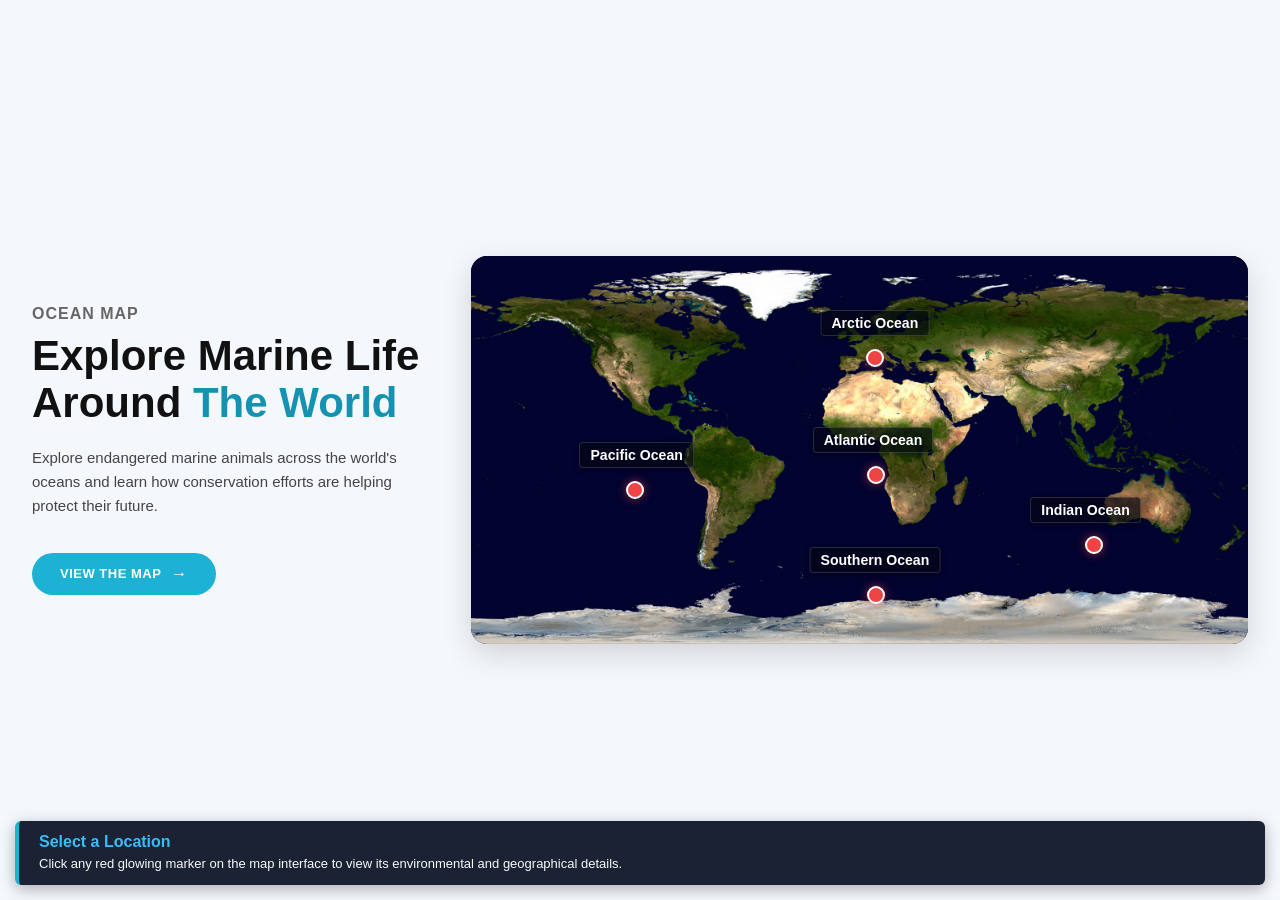
<file: oceanmap.html>
<!doctype html>
<html lang="en">
    <head>
        <meta charset="UTF-8" />
        <meta name="viewport" content="width=device-width, initial-scale=1.0" />
        <title>Explore Marine Life Around The World</title>
        <style>
            body {
                margin: 0;
                padding: 0;
                font-family: "Segoe UI", Arial, sans-serif;
                background-color: #f4f7fc;
                display: flex;
                justify-content: center;
                align-items: center;
                min-height: 100vh;
            }

            .container {
                display: flex;
                flex-direction: row;
                align-items: center;
                justify-content: space-between;
                max-width: 1280px;
                width: 95%;
                gap: 50px;
                padding: 20px;
            }

            /* Left Side Panel Style */
            .content-box {
                flex: 1;
                max-width: 420px;
            }

            .subtitle {
                font-size: 16px;
                color: #666666;
                margin: 0;
                text-transform: uppercase;
                letter-spacing: 1px;
                font-weight: bold;
            }

            .title {
                font-size: 42px;
                line-height: 1.1;
                color: #111111;
                margin: 10px 0 20px 0;
                font-weight: bold;
            }

            .title span {
                color: #1592af;
            }

            .description {
                font-size: 15px;
                line-height: 1.6;
                color: #444444;
                margin-bottom: 35px;
            }

            /* Action Button Layout */
            .btn {
                display: inline-flex;
                align-items: center;
                background-color: #1db1d3;
                color: #ffffff;
                text-decoration: none;
                padding: 12px 28px;
                border-radius: 25px;
                font-weight: bold;
                font-size: 13px;
                letter-spacing: 0.5px;
                transition:
                    background-color 0.2s,
                    transform 0.1s;
                cursor: pointer;
                border: none;
            }

            .btn:hover {
                background-color: #1592af;
            }

            .btn-arrow {
                margin-left: 10px;
                font-size: 16px;
            }

            /* Right Side Map Frame */
            .map-box {
                flex: 2;
                width: 100%;
                position: relative;
            }

            .map-wrapper {
                position: relative;
                width: 100%;
                aspect-ratio: 2 / 1;
                border-radius: 16px;
                overflow: hidden;
                box-shadow: 0 10px 30px rgba(0, 0, 0, 0.15);
                background-color: #030712;
            }

            /* Your Exact Local Image Layer */
            .map-bg {
                width: 100%;
                height: 100%;
                object-fit: cover;
                display: block;
            }

            /* Ocean Text Badges calibrated for your image */
            .ocean-text {
                position: absolute;
                color: #ffffff;
                background-color: rgba(3, 7, 18, 0.65);
                padding: 4px 10px;
                border-radius: 4px;
                font-weight: bold;
                font-size: 1.1vw;
                box-shadow: 0 2px 6px rgba(0, 0, 0, 0.3);
                pointer-events: none;
                user-select: none;
                white-space: nowrap;
                border: 1px solid rgba(255, 255, 255, 0.15);
            }

            /* Position tracking mapped to image geography coordinates */
            #lbl-arctic {
                top: 14%;
                left: 52%;
                transform: translateX(-50%);
            }
            #lbl-pacific {
                top: 48%;
                left: 14%;
            }
            #lbl-atlantic {
                top: 44%;
                left: 44%;
            }
            #lbl-indian {
                top: 62%;
                left: 72%;
            }
            #lbl-southern {
                top: 75%;
                left: 52%;
                transform: translateX(-50%);
            }

            /* Interactive High-Contrast Map Pins */
            .map-pin {
                position: absolute;
                width: 14px;
                height: 14px;
                background-color: #ef4444;
                border: 2px solid #ffffff;
                border-radius: 50%;
                cursor: pointer;
                box-shadow: 0 0 10px rgba(239, 68, 68, 0.6);
                transition:
                    transform 0.2s,
                    background-color 0.2s;
                z-index: 10;
            }

            .map-pin:hover {
                transform: scale(1.4);
                background-color: #f59e0b;
                box-shadow: 0 0 12px #f59e0b;
            }

            /* Precise Pin placements over your graphic layout coordinates */
            #pin-arctic {
                top: 24%;
                left: 52%;
                transform: translateX(-50%);
            }
            #pin-bermuda {
                top: 58%;
                left: 20%;
            }
            #pin-mariana {
                top: 85%;
                left: 51%;
            }
            #pin-barrier {
                top: 72%;
                left: 79%;
            }
            #pin-sundar {
                top: 54%;
                left: 51%;
            }

            /* Description HUD Box overlay frame */
            .info-hud {
                position: absolute;
                bottom: 15px;
                left: 15px;
                right: 15px;
                background-color: rgba(15, 23, 42, 0.95);
                border-left: 4px solid #1db1d3;
                border-radius: 6px;
                padding: 12px 20px;
                z-index: 20;
                box-shadow: 0 4px 15px rgba(0, 0, 0, 0.3);
            }

            .info-hud h3 {
                margin: 0 0 4px 0;
                color: #38bdf8;
                font-size: 16px;
            }

            .info-hud p {
                margin: 0;
                color: #f8fafc;
                font-size: 13px;
                line-height: 1.4;
            }

            /* Responsive Breakpoint Layout tweaks */
            @media (max-width: 900px) {
                .container {
                    flex-direction: column;
                    text-align: center;
                    gap: 35px;
                    padding: 40px 20px;
                }
                .content-box {
                    max-width: 100%;
                }
                .ocean-text {
                    font-size: 2.5vw;
                    padding: 2px 6px;
                }
            }
        </style>
    </head>
    <body>
        <div class="container">
            <!-- Left content column -->
            <div class="content-box">
                <h2 class="subtitle">Ocean Map</h2>
                <h1 class="title">
                    Explore Marine Life Around <span>The World</span>
                </h1>
                <p class="description">
                    Explore endangered marine animals across the world's oceans
                    and learn how conservation efforts are helping protect their
                    future.
                </p>
                <button
                    class="btn"
                    onclick="
                        showInfo(
                            'Global Oceans',
                            'Click any of the glowing red markers positioned across the map layers to explore specific points of environmental importance.',
                        )
                    "
                >
                    VIEW THE MAP <span class="btn-arrow">&rarr;</span>
                </button>
            </div>

            <!-- Right map column -->
            <div class="map-box">
                <div class="map-wrapper">
                    <!-- Your exact world map picture loaded locally -->
                    <img
                        src="Image/ocean_map.png"
                        alt="Your Custom Satellite World Map"
                        class="map-bg"
                    />

                    <!-- Text Overlay Layer Labels -->
                    <div class="ocean-text" id="lbl-arctic">Arctic Ocean</div>
                    <div class="ocean-text" id="lbl-pacific">Pacific Ocean</div>
                    <div class="ocean-text" id="lbl-atlantic">
                        Atlantic Ocean
                    </div>
                    <div class="ocean-text" id="lbl-indian">Indian Ocean</div>
                    <div class="ocean-text" id="lbl-southern">
                        Southern Ocean
                    </div>

                    <!-- Interactive Target Pins -->
                    <div
                        class="map-pin"
                        id="pin-arctic"
                        onclick="
                            showInfo(
                                'Arctic Ocean',
                                'The smallest and shallowest ocean, covered continuously by drifting pack ice in the North Polar region.',
                            )
                        "
                    ></div>
                    <div
                        class="map-pin"
                        id="pin-bermuda"
                        onclick="
                            showInfo(
                                'Bermuda Triangle',
                                'A famous western North Atlantic region where historical shipping route vessels disappeared.',
                            )
                        "
                    ></div>
                    <div
                        class="map-pin"
                        id="pin-mariana"
                        onclick="
                            showInfo(
                                'Mariana Trench',
                                'Located in the Western Pacific, this is verified as the deepest oceanic trench zone on Earth.',
                            )
                        "
                    ></div>
                    <div
                        class="map-pin"
                        id="pin-barrier"
                        onclick="
                            showInfo(
                                'Great Barrier Reef',
                                'The largest coral reef ecosystem complex containing thousands of unique biodiverse marine organisms.',
                            )
                        "
                    ></div>
                    <div
                        class="map-pin"
                        id="pin-sundar"
                        onclick="
                            showInfo(
                                'Sundarbans Marine',
                                'A massive tidal halophytic mangrove habitat key to conserving vulnerable coastal wildlife.',
                            )
                        "
                    ></div>
                </div>
            </div>

            <div class="info-hud" id="hudFrame">
                <h3 id="hudTitle">Select a Location</h3>
                <p id="hudDesc">
                    Click any red glowing marker on the map interface to view
                    its environmental and geographical details.
                </p>
            </div>
        </div>

        <!-- Processing Script Logic without external dependencies -->
        <script>
            function showInfo(title, description) {
                document.getElementById("hudTitle").innerText = title;
                document.getElementById("hudDesc").innerText = description;
            }
        </script>
    </body>
</html>

<!-- IGNORE (for now)-->
</file>
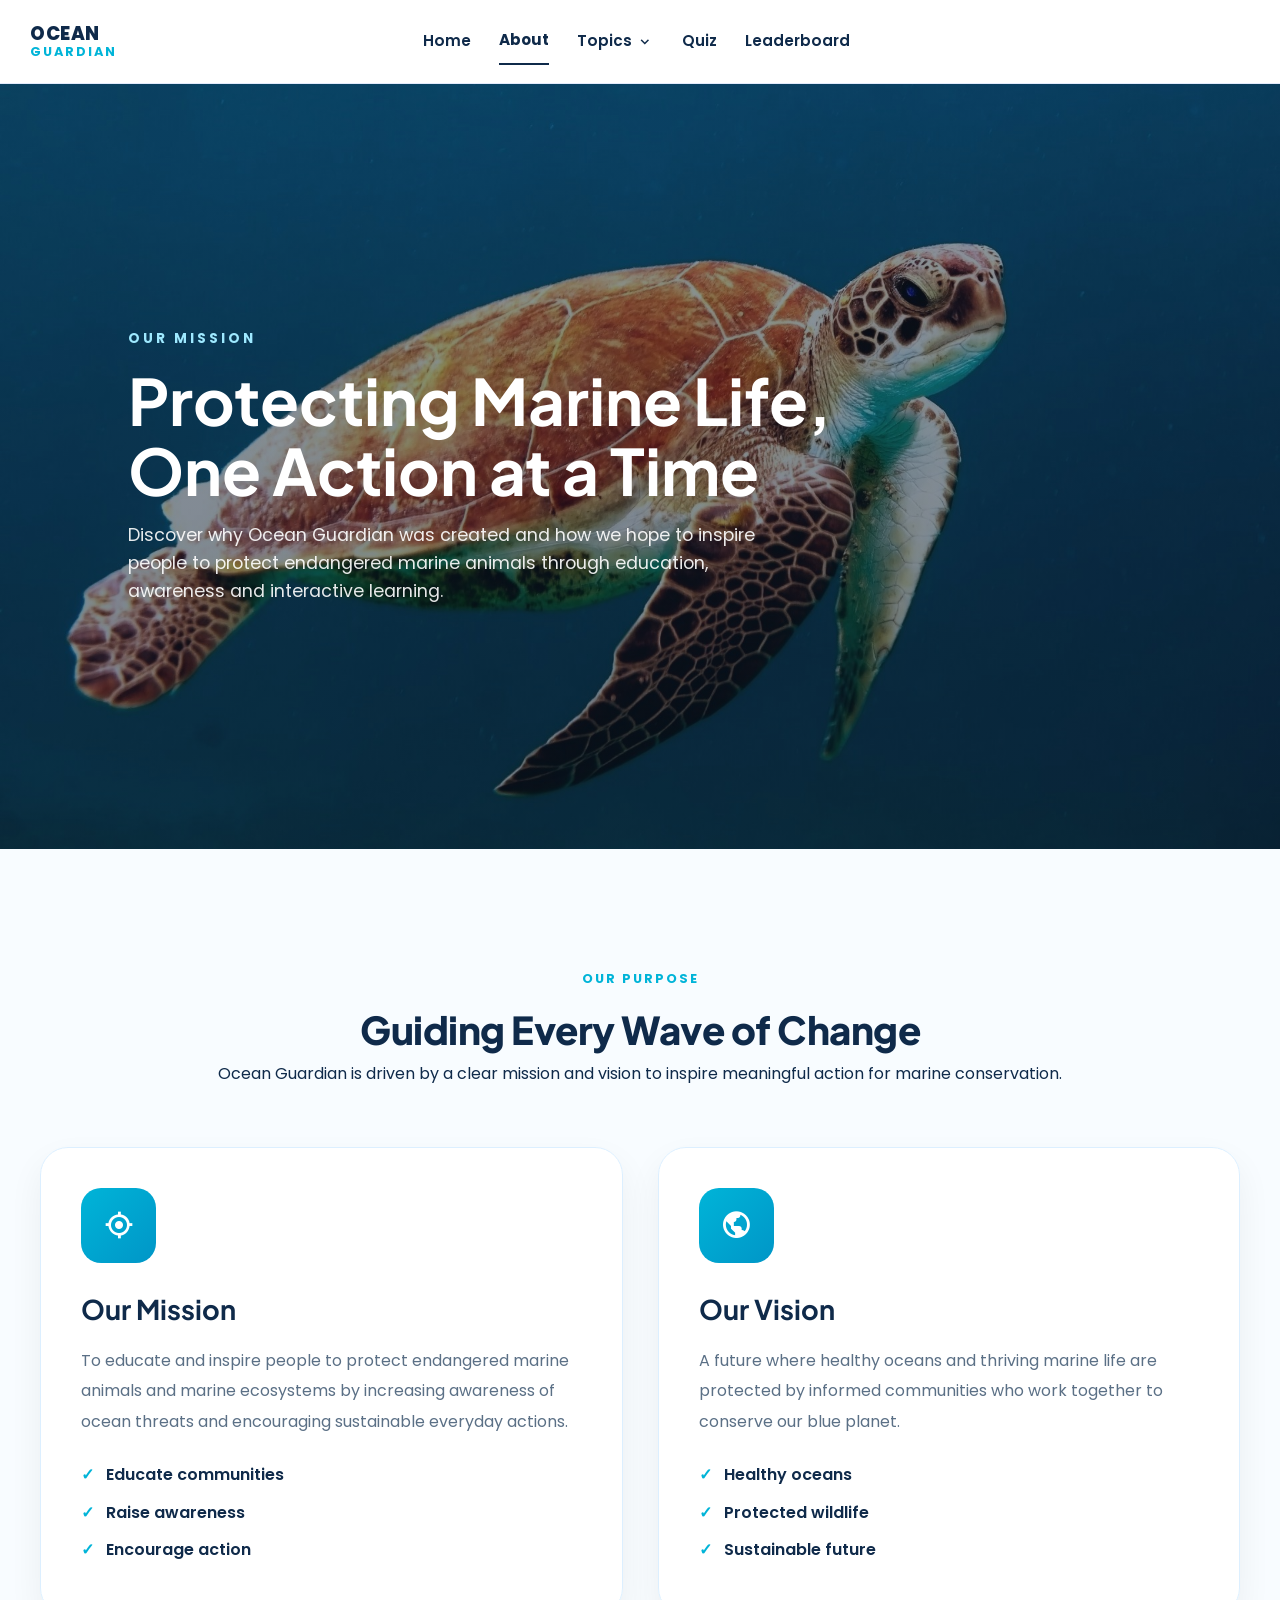
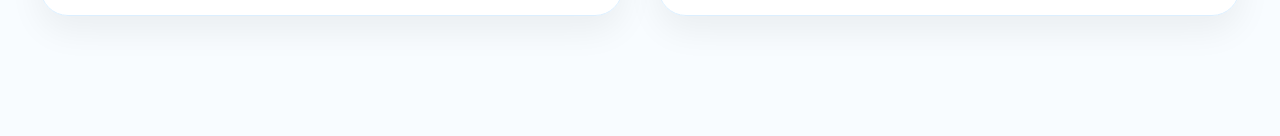
<file: aboutpage/ourmission.html>
<!DOCTYPE html>
<html lang="en">
<head>
    <meta charset="UTF-8">
    <meta name="viewport" content="width=device-width, initial-scale=1.0">
    <title>About | Ocean Guardian</title>
    <link rel="icon" href="Image/oceanguardianlogo.png" type="Image/oceanguardianlogo.ico">
    <link rel="stylesheet" href="../CSS/about.css">
    <!-- AOS -->
    <script src="https://unpkg.com/aos@2.3.4/dist/aos.js"></script>
    <link href="https://unpkg.com/aos@2.3.4/dist/aos.css" rel="stylesheet">
    <!-- FontAwesome -->
    <link rel="stylesheet" href="https://cdnjs.cloudflare.com/ajax/libs/font-awesome/6.5.1/css/all.min.css">
    <!-- Boxicons -->
    <link href='https://unpkg.com/boxicons@2.1.4/css/boxicons.min.css' rel='stylesheet'>
    <!-- Google Font -->
    <link href="https://fonts.googleapis.com/css2?family=Plus+Jakarta+Sans:wght=400;500;600;700;800&display=swap" rel="stylesheet">
    <link rel="preconnect" href="https://fonts.googleapis.com">
    <link rel="preconnect" href="https://fonts.gstatic.com" crossorigin>
    <link href="https://fonts.googleapis.com/css2?family=Poppins:ital,wght@0,100;0,200;0,300;0,400;0,500;0,600;0,700;0,800;0,900;1,100;1,200;1,300;1,400;1,500;1,600;1,700;1,800;1,900&display=swap" rel="stylesheet">
</head>
<body>

    <nav class="main-navbar">
        <div class="nav-container">
            <a href="index.html" class="nav-brand">
                <div class="brand-text-wrapper">
                    <span class="brand-main">OCEAN</span>
                    <span class="brand-sub">GUARDIAN</span>
                </div>
            </a>

            <ul class="nav-menu-links">
                <li><a href="../index.html" class="menu-item">Home</a></li>
                <li><a href="../about.html" class="menu-item active">About</a></li>

                <li class="nav-dropdown-wrapper">
                    <a href="#topics" class="menu-item dynamic-trigger">
                        Topics <i class='bx bx-chevron-down toggle-arrow'></i>
                    </a>
                    <ul class="dropdown-panel">
                        <li><a href="../endangeredmarineanimals.html"><i class='bx bx-grid-alt'></i> Endangered Marine Species</a></li>
                        <li><a href="#ecosystems"><i class='bx bx-water'></i> Marine Ecosystems</a></li>
                        <li><a href="#species"><i class='bx bx-dna'></i> Threats</a></li>
                        <li><a href="#threats"><i class='bx bx-shield-quarter'></i> Conservation & Action</a></li>
                        <li><a href="#threats"><i class='bx bx-book'></i> Conservation Success Stories</a></li>
                    </ul>
                </li>

                <li><a href="quiz.html" class="menu-item">Quiz</a></li>
                <li><a href="#faq" class="menu-item">Leaderboard</a></li>
            </ul>

            <div class="nav-action-group">
                <a href="#quiz-anchor" class="nav-cta-block">Sign Up</a>
                <button class="nav-search-trigger" aria-label="Search Site">
                    <i class="bx bx-user-circle"></i>
                </button>
            </div>
        </div>
    </nav>

    <section class="mission-hero">

        <img src="../Image/ourmissionpageimage.jpg" alt="Ocean">

        <div class="hero-overlay">
            <span class="hero-tag">
                OUR MISSION
            </span>

            <h1>
                Protecting Marine Life,<br>
                One Action at a Time
            </h1>

            <p>
                Discover why Ocean Guardian was created and how we hope to inspire
                people to protect endangered marine animals through education,
                awareness and interactive learning.
            </p>
        </div>
    </section>

    <section class="purpose-section">

        <div class="section-header">

            <span class="section-tag">
                OUR PURPOSE
            </span>

            <h2>
                Guiding Every Wave of Change
            </h2>

            <p>
                Ocean Guardian is driven by a clear mission and vision to inspire
                meaningful action for marine conservation.
            </p>
        </div>


        <div class="purpose-grid">

            <div class="purpose-card">

                <div class="purpose-icon">
                    <i class='bx bx-target-lock'></i>
                </div>

                <h3>Our Mission</h3>

                <p>
                    To educate and inspire people to protect endangered marine
                    animals and marine ecosystems by increasing awareness of ocean
                    threats and encouraging sustainable everyday actions.
                </p>

                <ul>
                    <li>Educate communities</li>
                    <li>Raise awareness</li>
                    <li>Encourage action</li>
                </ul>
            </div>

            <div class="purpose-card">

                <div class="purpose-icon">
                    <i class='bx bx-world'></i>
                </div>

                <h3>Our Vision</h3>

                <p>
                    A future where healthy oceans and thriving marine life are
                    protected by informed communities who work together to conserve
                    our blue planet.
                </p>

                <ul>
                    <li>Healthy oceans</li>
                    <li>Protected wildlife</li>
                    <li>Sustainable future</li>
                </ul>
            </div>
        </div>
    </section>

    <script src="../Javascript/app.js"></script>
</body>
</html>
</file>
<file: CSS/about.css>
/* NOTE: This CSS file is for the "About" page after clicking learn more */

/* General */

* {
    margin: 0;
    padding: 0;
    box-sizing: border-box;
}

html {
    scroll-behavior: smooth;
}

:root {
    --cyan-primary: #00b4d8;       
    --cyan-dark: #0096c7;          
    --cyan-soft-bg: #edfaff;       
    --ocean-navy: #0f2a4a;         
    --text-slate: #4a5d73;         
    --border-color: #e2eafc;       
    --pure-white: #ffffff;
    --system-green: #10b981;
    --system-red: #ef476f;
    --heading-font: 'Plus Jakarta Sans', sans-serif;
    --font-base: 'Poppins', sans-serif;
}

h1, h2, h3, h4, h5, h6 {
    font-family: var(--heading-font);
}

body {
    background-color: var(--pure-white);
    color: var(--ocean-navy);
    font-family: var(--font-base);
    line-height: 1.6;
    overflow-x: hidden;
}

@media (max-width: 900px) {

    html, body {
        overflow-x: hidden !important;
        width: 100% !important;
        position: relative;
    }

    [data-aos^="fade-right"], 
    [data-aos^="fade-left"],
    [data-aos^="slide-right"],
    [data-aos^="slide-left"] {
        transform: none !important;
        opacity: 1 !important;
        transition: none !important;
    }

    .section-header, 
    .marine-header,
    header, 
    .hero-section {
        padding-top: 40px !important;
        padding-left: 20px !important;
        padding-right: 20px !important;
        margin-bottom: 0 !important;
    }

    .wave-divider, 
    .custom-shape-divider-bottom, 
    .divider {
        margin-bottom: -3px !important;
        margin-top: -3px !important;
        position: relative;
        z-index: 5;
    }

    .wave-divider svg, 
    .custom-shape-divider-bottom svg {
        transform: scale(1.05) !important;
    }

    .row, 
    .grid-container, 
    .animal-row, 
    .content-box {
        flex-direction: column !important;
        gap: 20px !important;
    }

    .reverse, 
    .row-reverse, 
    .animal-row.reverse {
        flex-direction: column !important;
    }

    .info-box, 
    .animal-info, 
    .text-container, 
    .model-box,
    .card {
        width: 100% !important;
        max-width: 100% !important;
        margin-left: 0 !important;
        margin-right: 0 !important;
    }
}

/* NAVBAR */

.main-navbar {
    width: 100%;
    background-color: var(--pure-white);
    border-bottom: 1px solid var(--border-color);
    position: sticky;
    top: 0;
    z-index: 1000;
    padding: 16px 0;
}

.nav-container {
    max-width: 1300px;
    margin: 0 auto;
    padding: 0 30px;
    display: flex;
    justify-content: space-between;
    align-items: center;
}

.nav-brand {
    display: flex;
    align-items: center;
    gap: 14px;
    text-decoration: none;
    color: var(--ocean-navy);
}

.brand-logo {
    width: 50px;
    height: 50px;
    object-fit: contain;
    display: block;
}

.brand-text-wrapper {
    display: flex;
    flex-direction: column;
    line-height: 1.1;
}

.brand-main {
    font-size: 1.15rem;
    font-weight: 800;
    letter-spacing: 0.5px;
}

.brand-sub {
    font-size: 0.8rem;
    font-weight: 700;
    letter-spacing: 2px;
    color: var(--cyan-primary);
}

.nav-menu-links {
    display: flex;
    align-items: center;
    list-style: none;
    gap: 28px;
    margin-left: 80px;
}

.menu-item {
    position: relative;
    text-decoration: none;
    color: var(--ocean-navy);
    font-weight: 600;
    font-size: 0.95rem;
    padding: 10px 0;
    display: flex;
    align-items: center;
    gap: 4px;
    transition: color 0.2s ease;
}

.menu-item:hover {
    color: var(--cyan-primary);
}

.menu-item.active {
    font-weight: 700;
    border-bottom: 2px solid var(--ocean-navy);
}

/* NAVBAR DROPDOWN */
.nav-dropdown-wrapper {
    position: relative;
}

.toggle-arrow {
    font-size: 1.1rem;
    transition: transform 0.25s ease;
}

.dropdown-panel {
    position: absolute;
    top: 100%;
    left: 50%;
    transform: translateX(-50%) translateY(15px);
    background-color: var(--pure-white);
    border: 1px solid var(--border-color);
    box-shadow: 0 15px 35px rgba(15, 42, 74, 0.1);
    border-radius: 8px;
    list-style: none;
    min-width: 250px;
    padding: 15px 0;
    opacity: 0;
    visibility: hidden;
    transition: opacity 0.2s ease, transform 0.2s ease, visibility 0.2s;
    z-index: 1100;
}

.dropdown-panel li a {
    display: flex;
    align-items: center;
    gap: 10px;
    padding: 10px 20px;
    text-decoration: none;
    color: var(--ocean-navy);
    font-weight: 600;
    font-size: 0.9rem;
    transition: all 0.2s ease;
}

.dropdown-panel li a i {
    font-size: 1.2rem;
    color: var(--cyan-primary);
}

.dropdown-panel li a:hover {
    background-color: var(--cyan-soft-bg);
    color: var(--cyan-dark);
}

.nav-dropdown-wrapper:hover .dropdown-panel {
    opacity: 1;
    visibility: visible;
    transform: translateX(-50%) translateY(2px);
}

.nav-dropdown-wrapper:hover .toggle-arrow {
    transform: rotate(180deg);
    color: var(--cyan-primary);
}

/* Reveal State on Desktop Hover */
@media (min-width: 901px) {
    .nav-dropdown-wrapper:hover .dropdown-panel {
        opacity: 1;
        visibility: visible;
        transform: translateX(-50%) translateY(2px);
    }
}

/* Navbar Action Group */

.nav-action-group {
    opacity: 0;
    transition: opacity .2s ease;
    display: flex;
    align-items: center;
    gap: 20px;
}

.nav-cta-block {
    display: inline-block;
    background-color: var(--cyan-dark);
    color: var(--pure-white);
    text-decoration: none;
    padding: 10px 30px;
    border-radius: 25px;
    font-weight: 700;
    font-size: 0.9rem;
    transition: background-color 0.2s ease;
}

.nav-cta-block:hover {
    background-color: var(--ocean-navy);
}

.nav-search-trigger {
    background: none;
    border: none;
    font-size: 2.4rem;
    color: var(--ocean-navy);
    cursor: pointer;
    margin-top: 6px;
    transition: color 0.2s ease, transform 0.2s ease;
}

/* Mobile Navbar (Hamburger) */

.hamburger{
    display: none;
    width: 42px;
    height: 42px;
    background: none;
    border: none;
    cursor: pointer;
    flex-direction: column;
    justify-content: center;
    gap: 5px;
    z-index: 1002;
}

.hamburger span{
    width: 26px;
    height: 3px;
    background: #16345B;
    border-radius: 10px;
    transition: .3s;
}

.hamburger.active span:nth-child(1){
    transform: translateY(8px) rotate(45deg);
}

.hamburger.active span:nth-child(2){
    opacity: 0;
}

.hamburger.active span:nth-child(3){
    transform: translateY(-8px) rotate(-45deg);
}

/* animation */

.hamburger.active span:nth-child(1){
    transform: translateY(8px) rotate(45deg);
}

.hamburger.active span:nth-child(2){
    opacity:0;
}

.hamburger.active span:nth-child(3){
    transform: translateY(-8px) rotate(-45deg);
}

.nav-search-trigger:hover {
    color: var(--cyan-dark);
    transform: scale(1.05);
}

/* Mobile Resposiveness - mobile navbar */

@media (max-width:900px){

    .hamburger{
        display: flex !important;
        flex-direction: column;
        justify-content: center;
        gap: 5px;
    }

    .hamburger span {
        display: block;
        width: 26px;
        height: 3px;
        background: #16345B;
        border-radius: 10px;
    }

    .nav-container{
        position: relative;
    }

    .nav-menu-links,
    .nav-action-group{
        display: none;
    }

    .nav-menu-links.show,
    .nav-action-group.show{
        display: flex;
    }

    .nav-menu-links{
        position: absolute;
        top: 100%;
        left: 0;
        width: 100%;
        background: white;
        flex-direction: column;
        align-items: flex-start;
        padding: 10px 30px 25px 30px;
        box-shadow: 0 10px 25px rgba(0,0,0,.08);
        gap: 0;
        z-index: 1000;
        margin-left: 0;
    }

    .nav-menu-links li{
        width: 100%;
    }

    .menu-item{
        display: block;
        width: 100%;
        padding: 15px 0;
    }
    
    .menu-item.active {
        border-bottom: none;
    }

    .menu-item.active::after {
        display: none;
    }

    .nav-menu-links {
        position: absolute;
        top: 100%;
        left: 0;
        width: 100%;
        background: white;
        flex-direction: column;
        align-items: flex-start;
        padding: 10px 30px 25px 30px; /* Added slight base padding for the button */
        box-shadow: 0 10px 25px rgba(0,0,0,.08);
        gap: 0;
        z-index: 1000;
        margin-left: 0;
        display: none;
    }

    /* Dropdown */
    .dropdown-panel {
        position: relative;
        top: 0;
        left: 0;
        transform: none !important;
        display: none;
        opacity: 1;
        visibility: visible;
        box-shadow: none;
        border: none;
        padding-left: 20px;
        margin: 5px 0 0 0;
        width: 100%;
        min-width: unset;
    }

    .dropdown-panel li a {
        display: flex;
        padding: 12px 10px;
        color: var(--ocean-navy);
        text-decoration: none;
    }

    .nav-dropdown-wrapper.open .dropdown-panel{
        display: block;
    }

    .nav-dropdown-wrapper{
        width:100%;
    }
    
    .nav-dropdown-wrapper:hover .dropdown-panel {
        display: none;
    }

    .nav-dropdown-wrapper.open:hover .dropdown-panel {
        display: block;
    }

    .mobile-only-cta {
        display: block !important;
        margin-top: 15px;
        width: 100%;
    }

    .mobile-only-cta .nav-cta-block {
        display: block;
        text-align: center;
        width: 100%;
        padding: 12px 0;
        border-radius: 25px;
    }

    /* Filter */
    .ocean-filter {
        position: static !important;
        width: 100% !important;
        max-width: 500px;
        margin: 30px auto 40px !important; 
        padding: 20px !important;
        border-radius: 20px !important;
    }

    .filter-btn {
        padding: 10px 18px !important;
        font-size: 0.9rem !important;
    }
}

@media (min-width: 901px) {
    .mobile-only-cta {
        display: none !important;
    }
}

/* SITE STRUCTURAL FRAMEWORK */
.site-section {
    padding: 90px 30px;
}

.site-section.bg-light {
    background-color: var(--cyan-soft-bg);
}

.scroll-spacer {
    scroll-margin-top: 90px;
}

.section-container {
    max-width: 1200px;
    margin: 0 auto;
}

.section-header {
    margin-bottom: 50px;
    text-align: center;
}

.section-tag {
    font-size: 0.8rem;
    font-weight: 700;
    color: var(--cyan-primary);
    text-transform: uppercase;
    letter-spacing: 2px;
    display: block;
    margin-bottom: 10px;
}

.section-header h2 {
    font-size: 2.4rem;
    font-weight: 800;
    letter-spacing: -0.5px;
}

/* HERO (applies to every about page) */

.mission-hero{
    position: relative;
    height: 85vh;
    overflow: hidden;
}

.mission-hero img{
    width: 100%;
    height: 100%;
    object-fit: cover;
}

.hero-overlay{
    position: absolute;
    inset: 0;
    background: linear-gradient(
        rgba(8,25,44,.45),
        rgba(8,25,44,.55)
    );
    display: flex;
    flex-direction: column;
    justify-content: center;
    padding-left: 10%;
    color: white;
}

.hero-tag{
    letter-spacing: 3px;
    font-size: .85rem;
    font-weight: 700;
    color: #9ee9ff;
}

.hero-overlay h1{
    font-size: 4rem;
    line-height: 1.1;
    margin: 15px 0;
}

.hero-overlay p{
    max-width: 650px;
    font-size: 1.1rem;
    color: rgba(255,255,255,.9);
}

/* OUR MISSION & VISION */

/* OUR PURPOSE */

.purpose-section{

    padding:120px 40px;

    background:#f8fcff;

}

.purpose-grid{

    max-width:1200px;

    margin:60px auto 0;

    display:grid;

    grid-template-columns:repeat(2,1fr);

    gap:35px;

}

.purpose-card{

    background:rgba(255,255,255,.9);

    backdrop-filter:blur(12px);

    border:1px solid #dcefff;

    border-radius:28px;

    padding:40px;

    transition:.35s;

    box-shadow:0 15px 35px rgba(0,0,0,.06);

}

.purpose-card:hover{

    transform:translateY(-10px);

    box-shadow:0 30px 60px rgba(0,180,216,.18);

}

.purpose-icon{

    width:75px;
    height:75px;

    border-radius:20px;

    background:linear-gradient(135deg,#00b4d8,#0096c7);

    color:white;

    display:flex;
    align-items:center;
    justify-content:center;

    font-size:2rem;

    margin-bottom:25px;

}

.purpose-card h3{

    font-size:1.7rem;

    margin-bottom:15px;

}

.purpose-card p{

    color:#5b7086;

    line-height:1.9;

}

.purpose-card ul{

    margin-top:25px;

    list-style:none;

}

.purpose-card li{

    margin-bottom:12px;

    font-weight:600;

}

.purpose-card li::before{

    content:"✓";

    color:#00b4d8;

    margin-right:12px;

}
</file>
